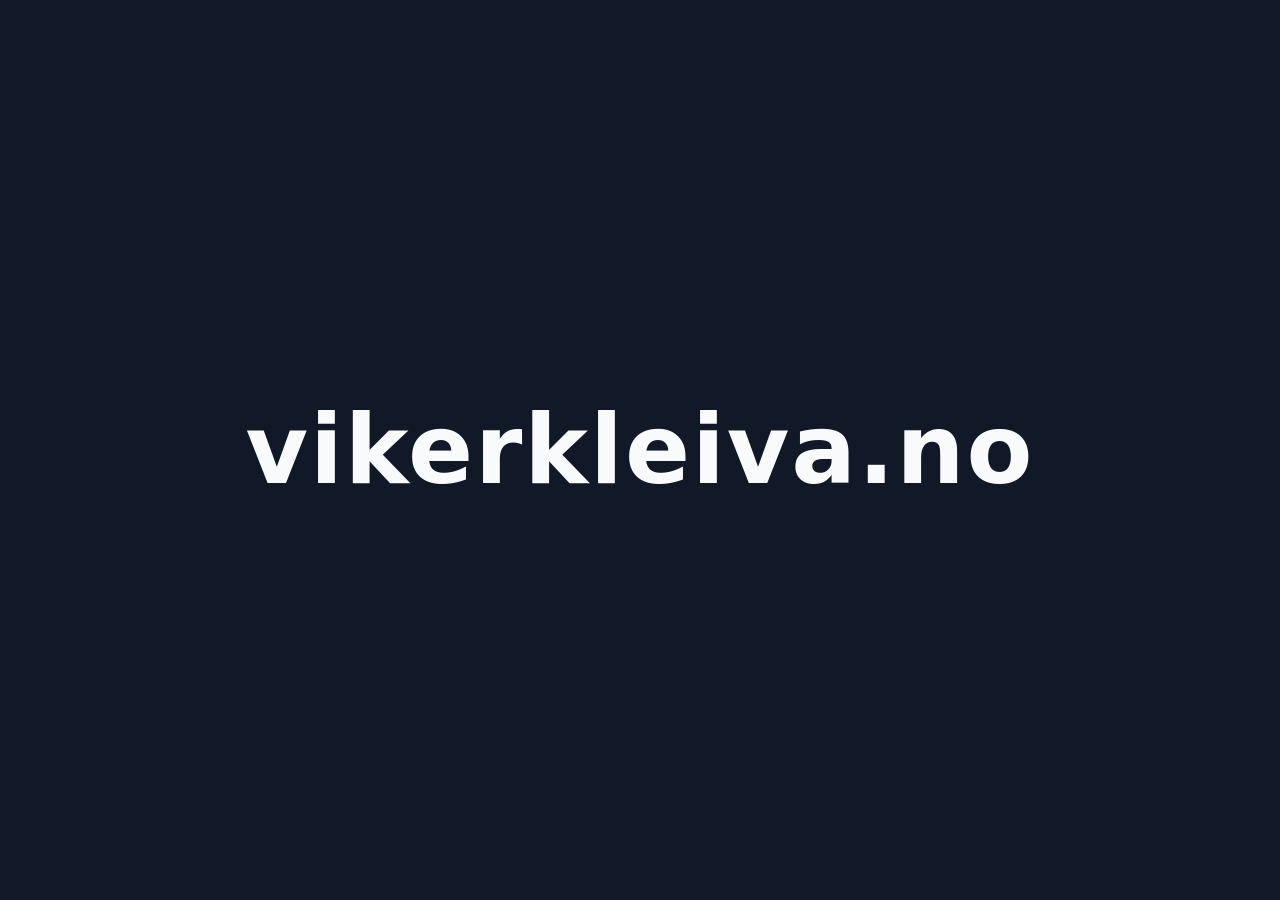
<file: index.html>
<!doctype html>
<html lang="no">
<head>
  <meta charset="utf-8">
  <meta name="viewport" content="width=device-width, initial-scale=1">
  <title>vikerkleiva.no</title>
  <style>
    html,body{height:100%;margin:0}
    body{
      display:grid;
      place-items:center;
      background:#111827;
      color:#f9fafb;
      font-family:system-ui,-apple-system,BlinkMacSystemFont,"Segoe UI",sans-serif
    }
    h1{
      font-size:clamp(2.5rem,8vw,6rem);
      font-weight:600;
      letter-spacing:.02em;
      margin:0
    }
  </style>
</head>
<body>
  <h1>vikerkleiva.no</h1>
</body>
</html>
</file>
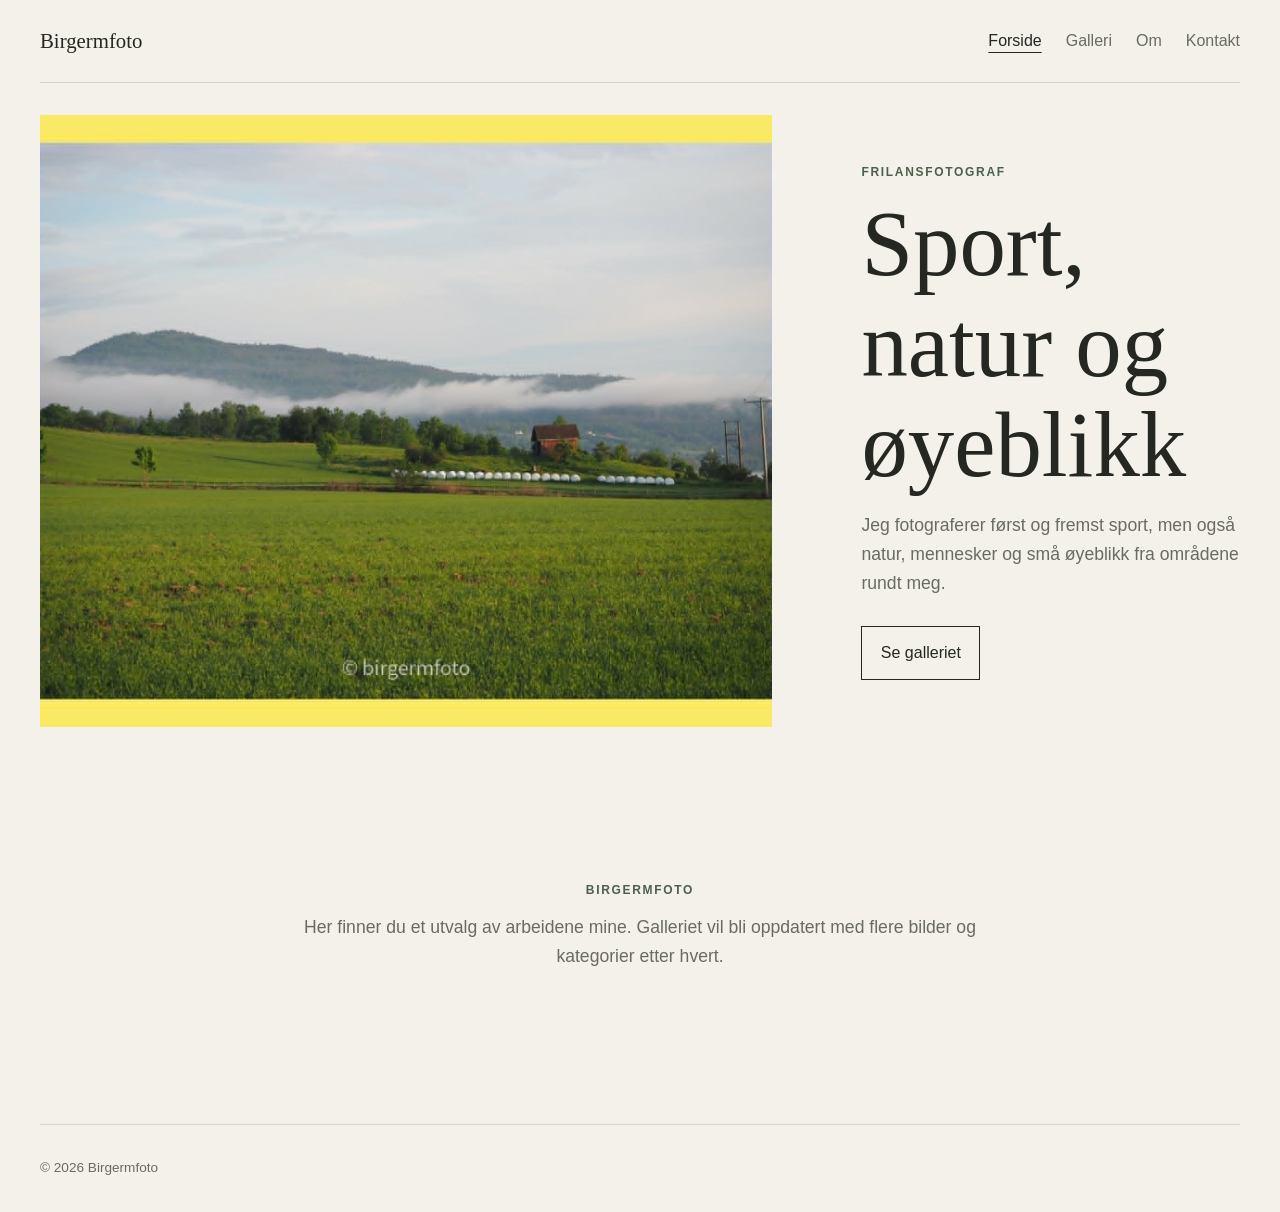
<file: birgermfoto/index.html>
<!doctype html>
<html lang="no">
<head>
  <meta charset="utf-8">
  <meta name="viewport" content="width=device-width, initial-scale=1">
  <meta name="description" content="Frilansfotograf med hovedvekt på sport, natur og lokale øyeblikk.">
  <title>Birgermfoto</title>
  <link rel="stylesheet" href="css/style.css">
  <script src="js/main.js" defer></script>
</head>
<body>
  <a class="skip-link" href="#innhold">Hopp til innhold</a>

  <header class="site-header">
    <a class="logo" href="index.html">Birgermfoto</a>
    <nav aria-label="Hovedmeny">
      <ul class="nav-list">
        <li><a href="index.html" aria-current="page">Forside</a></li>
        <li><a href="galleri/">Galleri</a></li>
        <li><a href="om/">Om</a></li>
        <li><a href="kontakt/">Kontakt</a></li>
      </ul>
    </nav>
  </header>

  <main id="innhold">
    <section class="hero">
      <img
        class="hero-image"
        src="bilder/forside/landskap-viker.jpg"
        alt="Grønne jorder og et tåkelagt skogholt ved Viker"
        width="1760"
        height="1320"
      >
      <div class="hero-text">
        <p class="eyebrow">Frilansfotograf</p>
        <h1>Sport, natur og øyeblikk</h1>
        <p>
          Jeg fotograferer først og fremst sport, men også natur, mennesker og
          små øyeblikk fra områdene rundt meg.
        </p>
        <a class="button" href="galleri/">Se galleriet</a>
      </div>
    </section>

    <section class="intro">
      <p class="eyebrow">Birgermfoto</p>
      <p>
        Her finner du et utvalg av arbeidene mine. Galleriet vil bli oppdatert
        med flere bilder og kategorier etter hvert.
      </p>
    </section>
  </main>

  <footer class="site-footer">
    <p>&copy; <span data-year>2026</span> Birgermfoto</p>
  </footer>
</body>
</html>
</file>
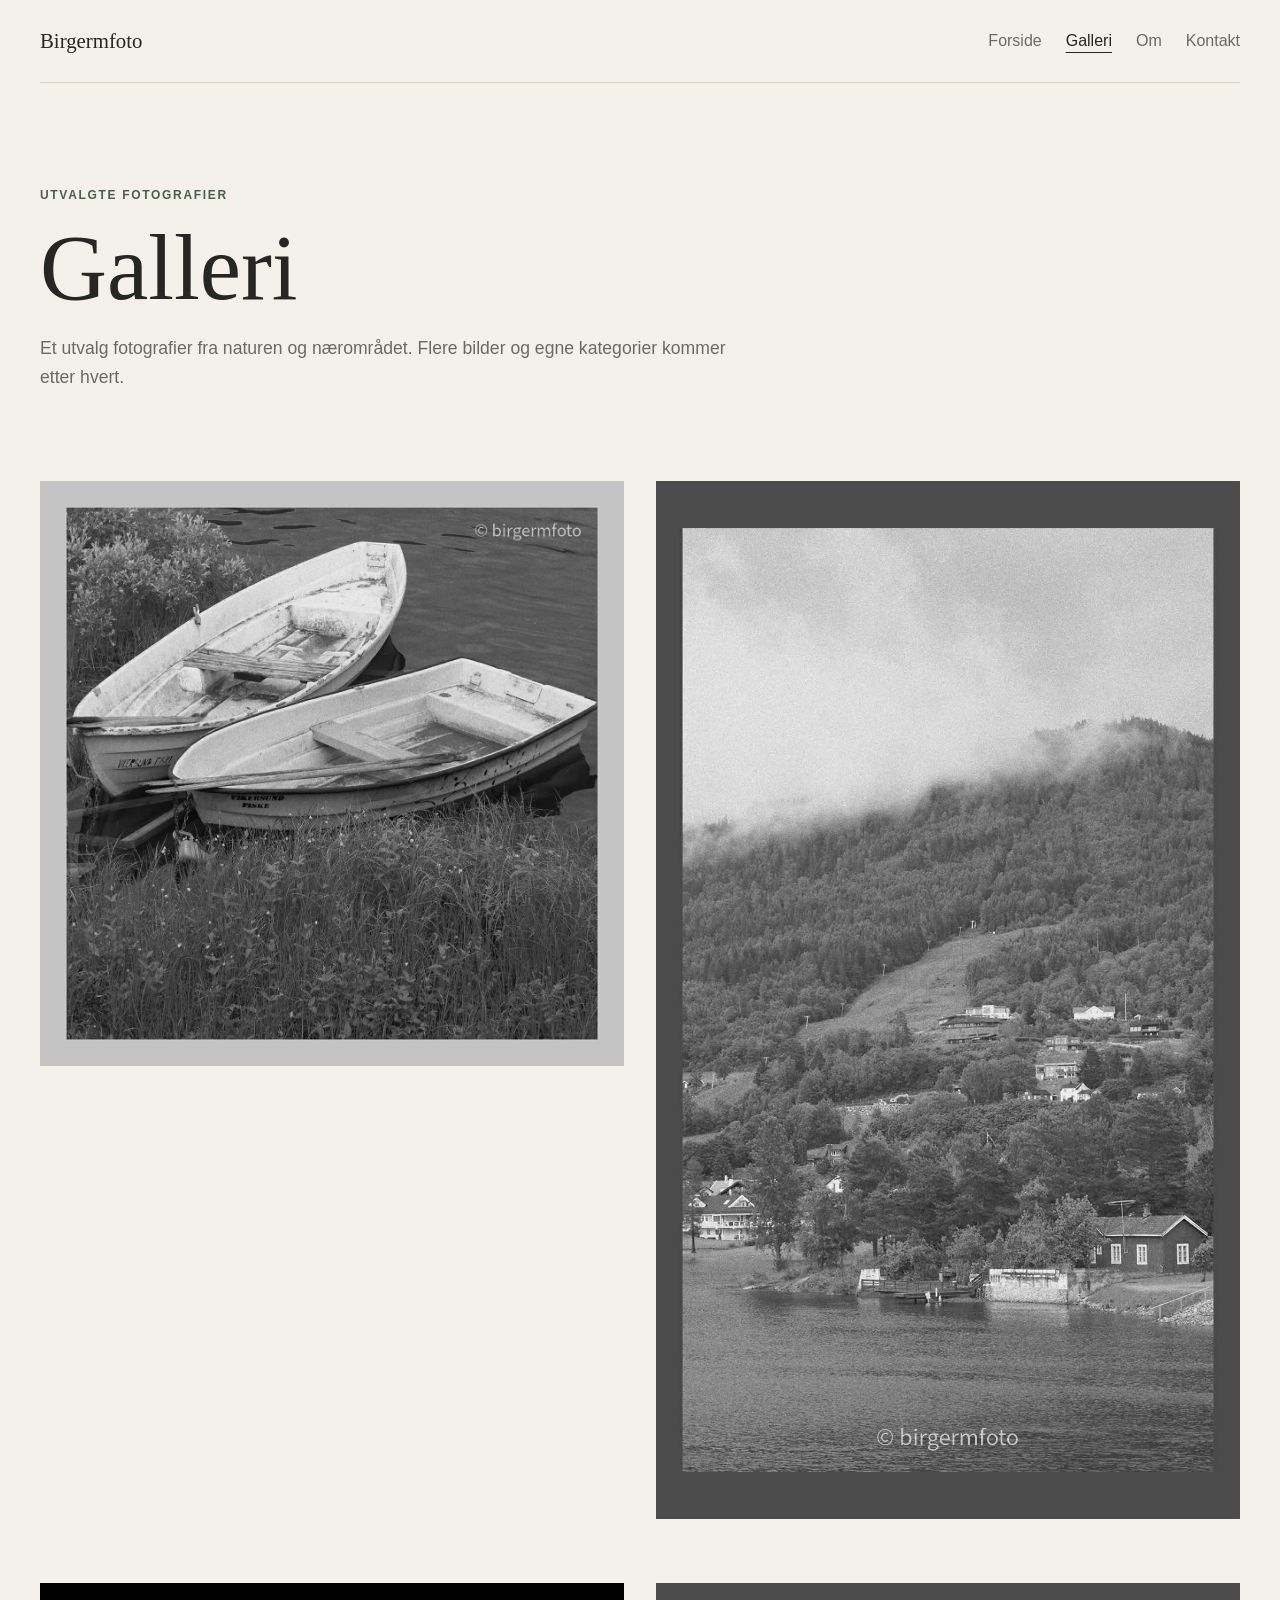
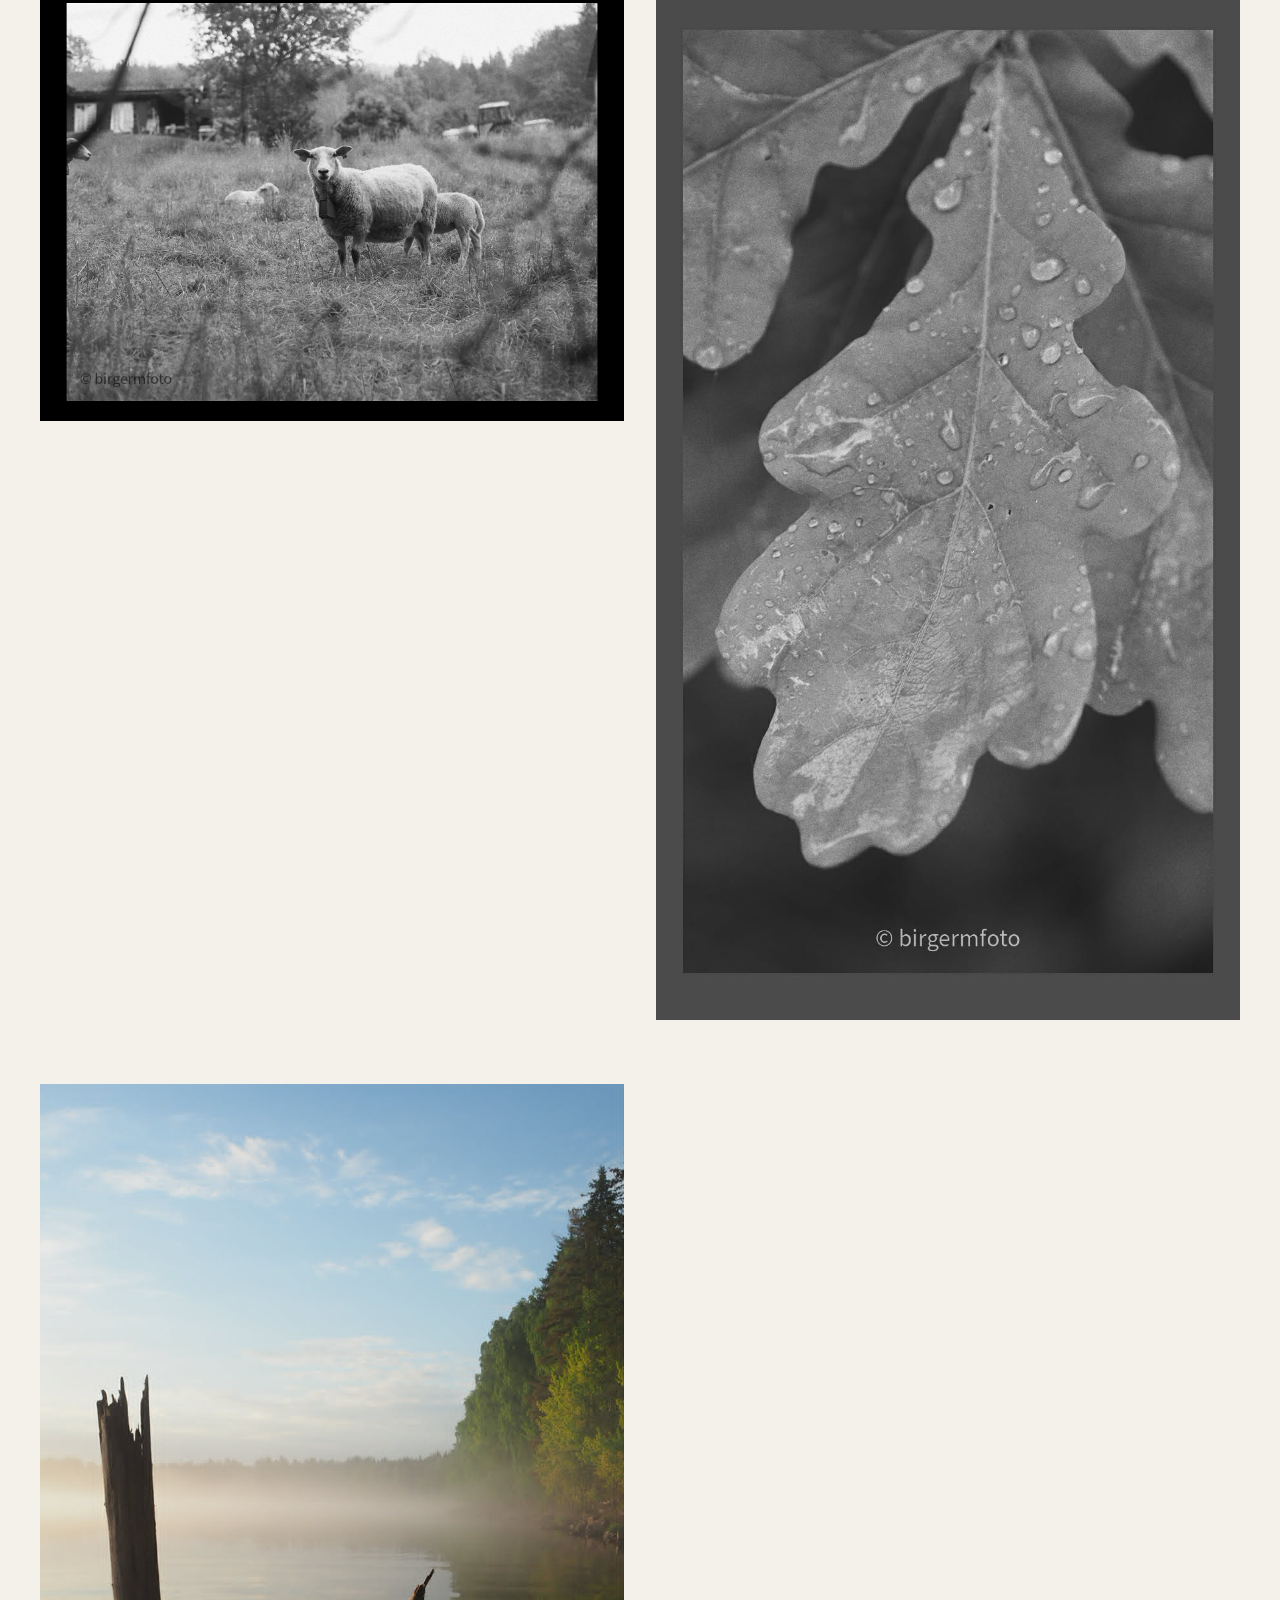
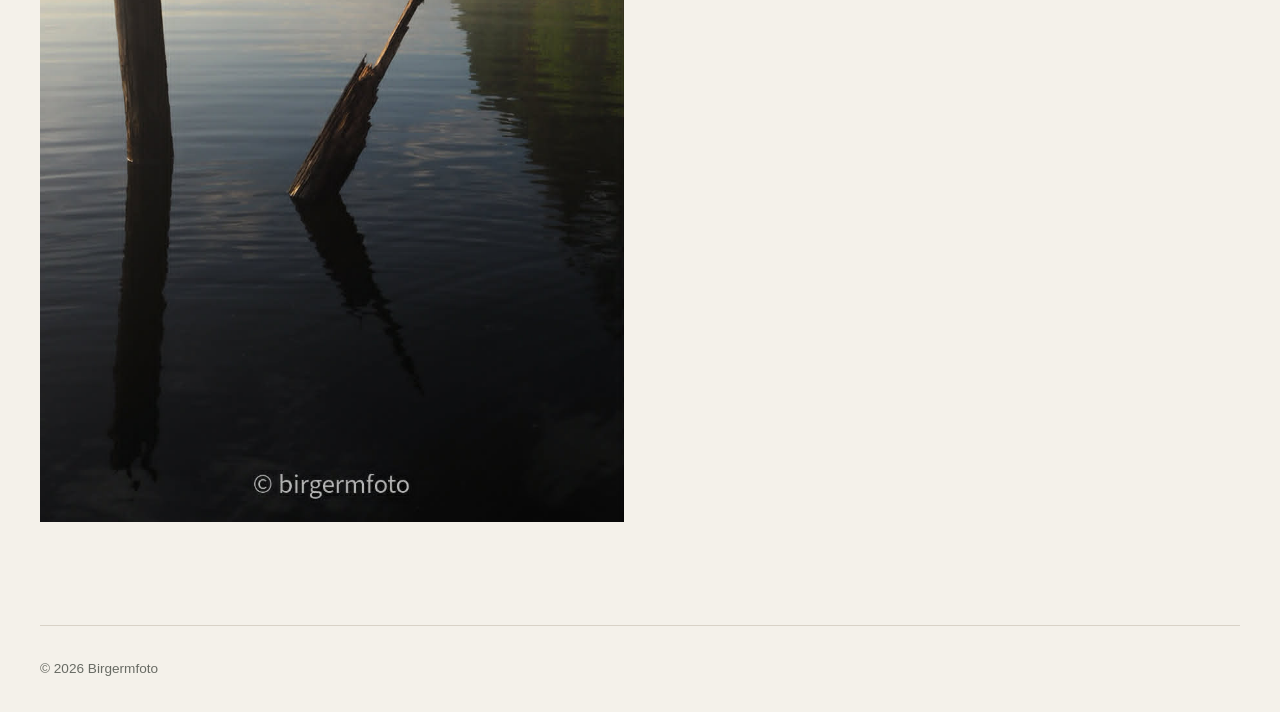
<file: galleri/index.html>
<!doctype html>
<html lang="no">
<head>
  <meta charset="utf-8">
  <meta name="viewport" content="width=device-width, initial-scale=1">
  <meta name="description" content="Fotogalleri fra Birgermfoto.">
  <title>Galleri | Birgermfoto</title>
  <link rel="stylesheet" href="../css/style.css">
  <script src="../js/main.js" defer></script>
</head>
<body>
  <a class="skip-link" href="#innhold">Hopp til innhold</a>

  <header class="site-header">
    <a class="logo" href="../">Birgermfoto</a>
    <nav aria-label="Hovedmeny">
      <ul class="nav-list">
        <li><a href="../">Forside</a></li>
        <li><a href="./" aria-current="page">Galleri</a></li>
        <li><a href="../om/">Om</a></li>
        <li><a href="../kontakt/">Kontakt</a></li>
      </ul>
    </nav>
  </header>

  <main id="innhold" class="page">
    <header class="page-header">
      <p class="eyebrow">Utvalgte fotografier</p>
      <h1>Galleri</h1>
      <p>
        Et utvalg fotografier fra naturen og nærområdet. Flere bilder og egne
        kategorier kommer etter hvert.
      </p>
    </header>

    <section class="gallery" aria-label="Fotogalleri">
      <figure class="gallery-item">
        <img
          src="../bilder/galleri/bater-vikersund.jpg"
          alt="To eldre robåter fortøyd ved vannkanten"
          width="1319"
          height="1320"
          loading="lazy"
        >
      </figure>
      <figure class="gallery-item">
        <img
          src="../bilder/galleri/utsikt-vikersund.jpg"
          alt="Utsikt over Vikersund og en tåkekledd åsside"
          width="990"
          height="1759"
          loading="lazy"
        >
      </figure>
      <figure class="gallery-item">
        <img
          src="../bilder/galleri/sauer-pa-beite.jpg"
          alt="Søye og lam på et sommerbeite"
          width="1760"
          height="1320"
          loading="lazy"
        >
      </figure>
      <figure class="gallery-item">
        <img
          src="../bilder/galleri/eikeblad-med-regn.jpg"
          alt="Regndråper på et eikeblad i svart-hvitt"
          width="959"
          height="1703"
          loading="lazy"
        >
      </figure>
      <figure class="gallery-item">
        <img
          src="../bilder/galleri/morgentake-over-vannet.jpg"
          alt="Morgentåke over stille vann med gamle trepåler"
          width="900"
          height="1600"
          loading="lazy"
        >
      </figure>
    </section>
  </main>

  <footer class="site-footer">
    <p>&copy; <span data-year>2026</span> Birgermfoto</p>
  </footer>
</body>
</html>
</file>
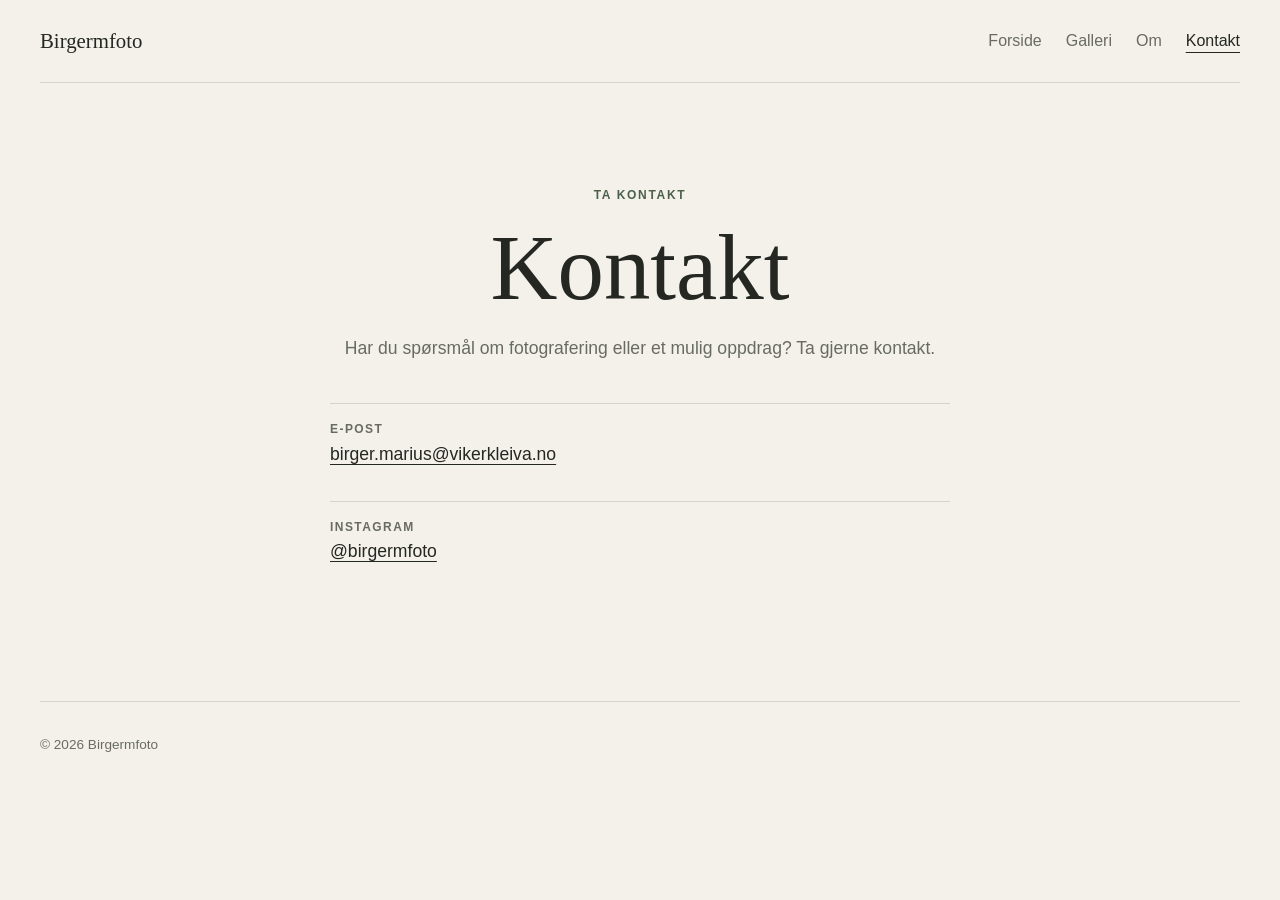
<file: kontakt/index.html>
<!doctype html>
<html lang="no">
<head>
  <meta charset="utf-8">
  <meta name="viewport" content="width=device-width, initial-scale=1">
  <meta name="description" content="Kontakt Birgermfoto på e-post eller Instagram.">
  <title>Kontakt | Birgermfoto</title>
  <link rel="stylesheet" href="../css/style.css">
  <script src="../js/main.js" defer></script>
</head>
<body>
  <a class="skip-link" href="#innhold">Hopp til innhold</a>

  <header class="site-header">
    <a class="logo" href="../">Birgermfoto</a>
    <nav aria-label="Hovedmeny">
      <ul class="nav-list">
        <li><a href="../">Forside</a></li>
        <li><a href="../galleri/">Galleri</a></li>
        <li><a href="../om/">Om</a></li>
        <li><a href="./" aria-current="page">Kontakt</a></li>
      </ul>
    </nav>
  </header>

  <main id="innhold" class="page">
    <article class="contact-card">
      <p class="eyebrow">Ta kontakt</p>
      <h1>Kontakt</h1>
      <p>
        Har du spørsmål om fotografering eller et mulig oppdrag? Ta gjerne
        kontakt.
      </p>
      <ul class="contact-list">
        <li>
          <span>E-post</span>
          <a href="mailto:birger.marius@vikerkleiva.no">birger.marius@vikerkleiva.no</a>
        </li>
        <li>
          <span>Instagram</span>
          <a href="https://www.instagram.com/birgermfoto/">@birgermfoto</a>
        </li>
      </ul>
    </article>
  </main>

  <footer class="site-footer">
    <p>&copy; <span data-year>2026</span> Birgermfoto</p>
  </footer>
</body>
</html>
</file>
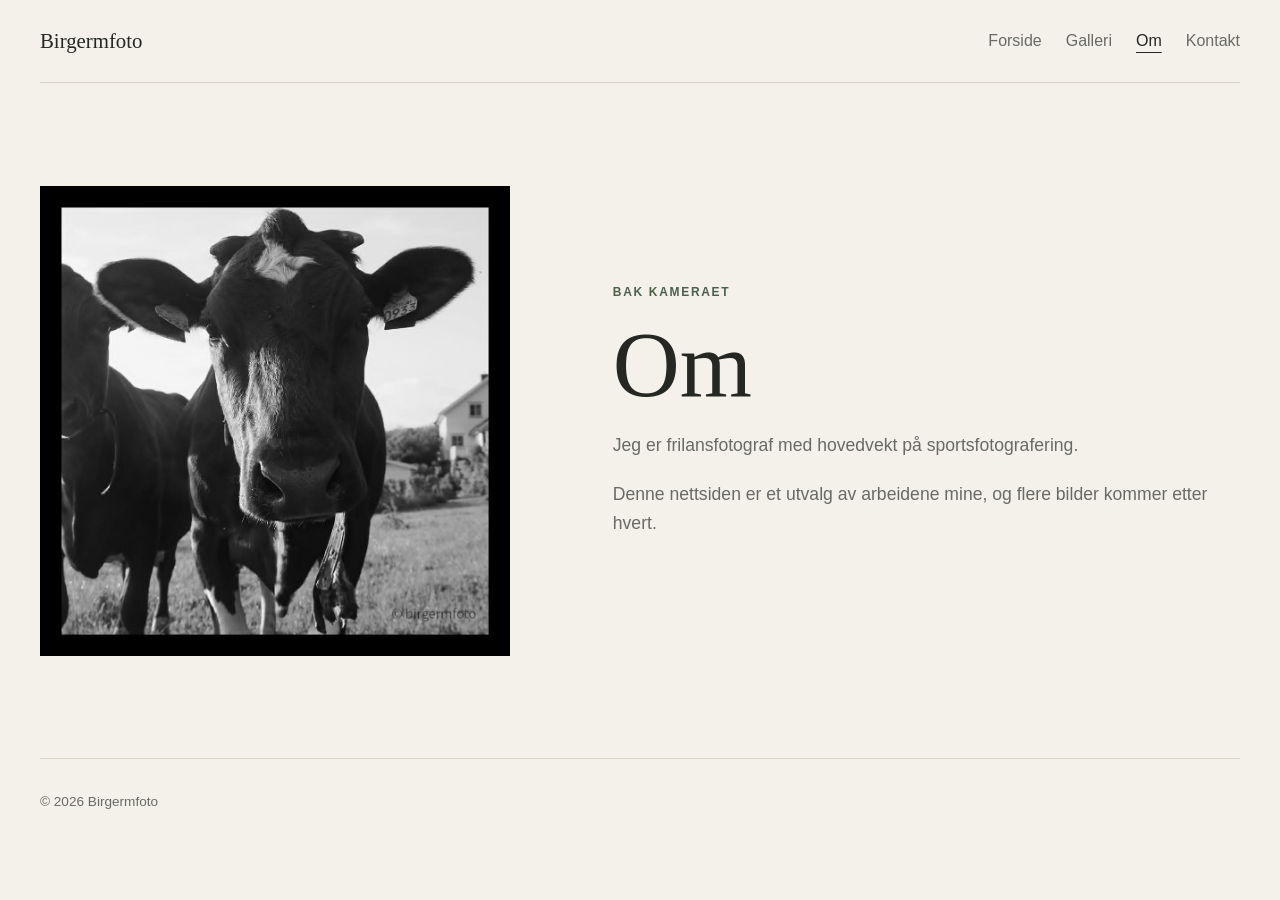
<file: om/index.html>
<!doctype html>
<html lang="no">
<head>
  <meta charset="utf-8">
  <meta name="viewport" content="width=device-width, initial-scale=1">
  <meta name="description" content="Om frilansfotografen bak Birgermfoto.">
  <title>Om | Birgermfoto</title>
  <link rel="stylesheet" href="../css/style.css">
  <script src="../js/main.js" defer></script>
</head>
<body>
  <a class="skip-link" href="#innhold">Hopp til innhold</a>

  <header class="site-header">
    <a class="logo" href="../">Birgermfoto</a>
    <nav aria-label="Hovedmeny">
      <ul class="nav-list">
        <li><a href="../">Forside</a></li>
        <li><a href="../galleri/">Galleri</a></li>
        <li><a href="./" aria-current="page">Om</a></li>
        <li><a href="../kontakt/">Kontakt</a></li>
      </ul>
    </nav>
  </header>

  <main id="innhold" class="page">
    <article class="text-page">
      <img
        class="profile-image"
        src="../bilder/profil/ku-pa-beite.jpg"
        alt="Nysgjerrig ku på beite"
        width="1051"
        height="1051"
        loading="lazy"
      >
      <div>
        <p class="eyebrow">Bak kameraet</p>
        <h1>Om</h1>
        <p>
          Jeg er frilansfotograf med hovedvekt på sportsfotografering.
        </p>
        <p>
          Denne nettsiden er et utvalg av arbeidene mine, og flere bilder kommer
          etter hvert.
        </p>
      </div>
    </article>
  </main>

  <footer class="site-footer">
    <p>&copy; <span data-year>2026</span> Birgermfoto</p>
  </footer>
</body>
</html>
</file>
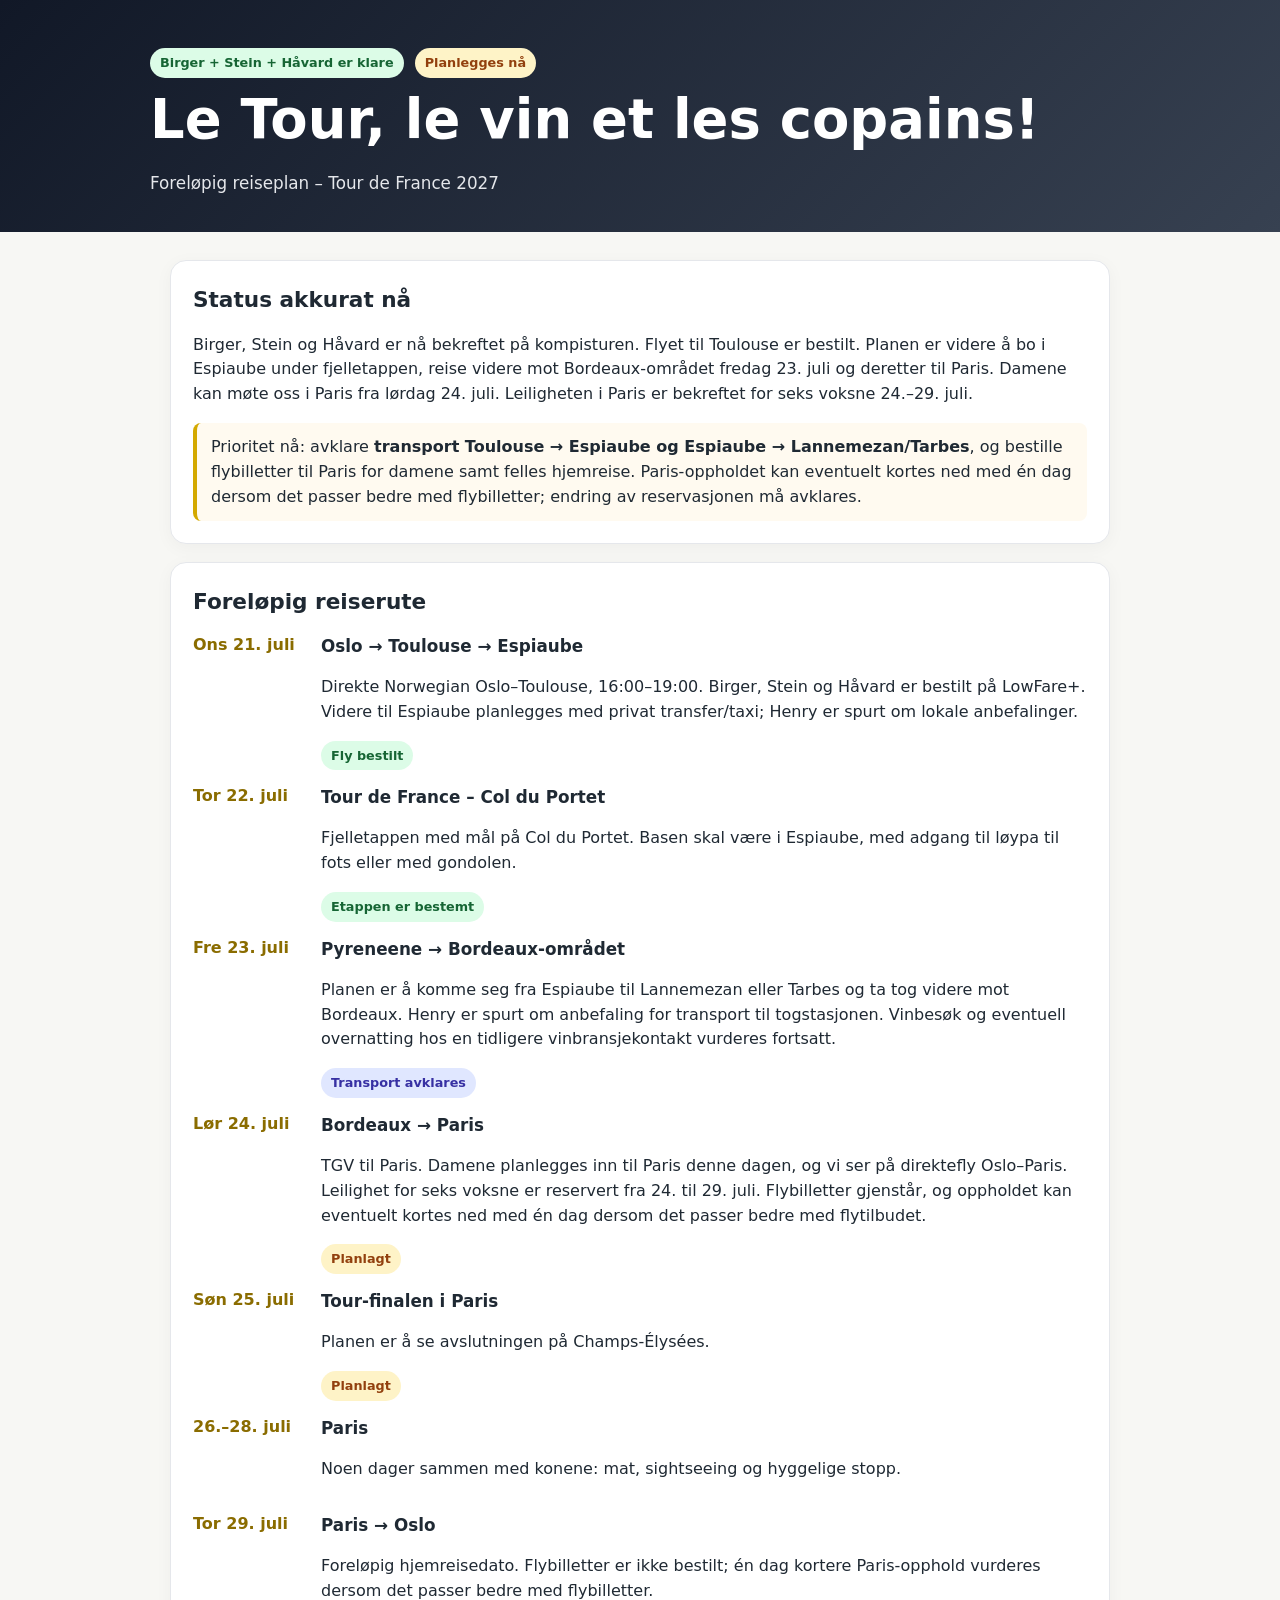
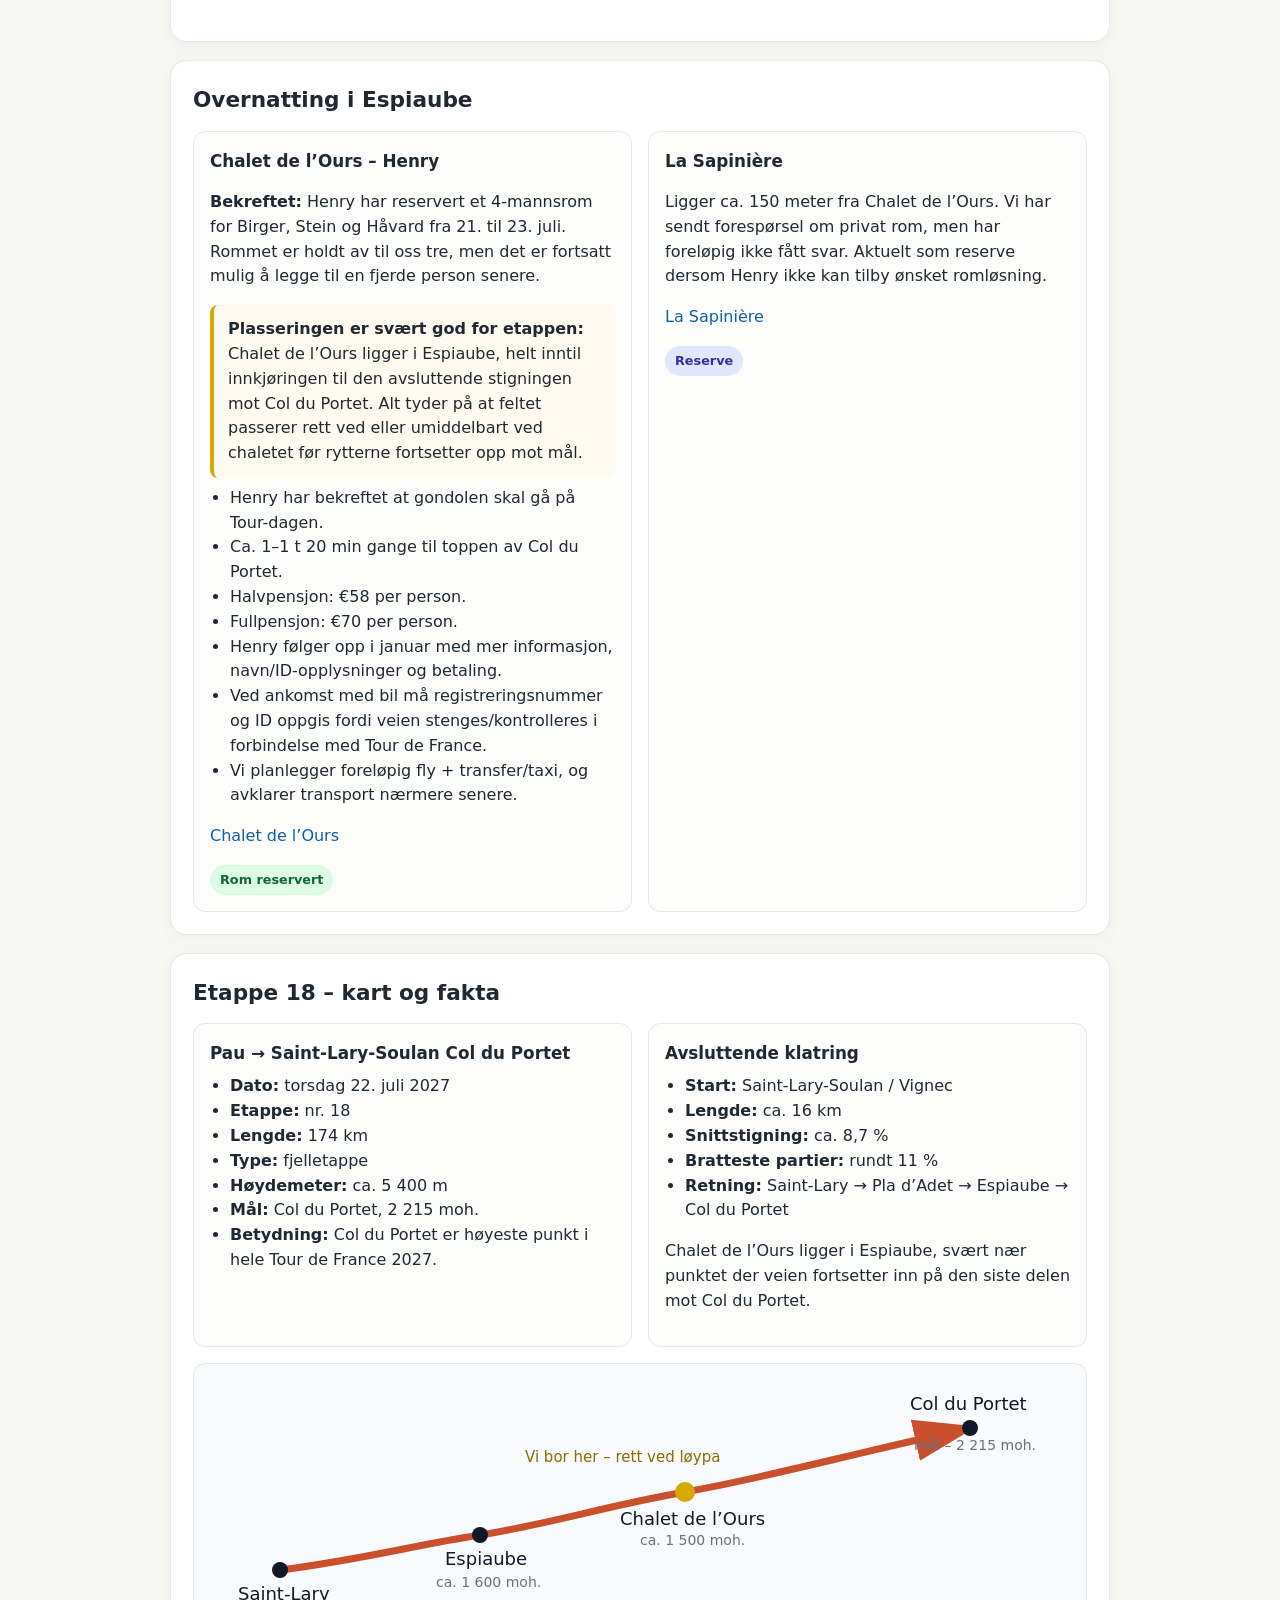
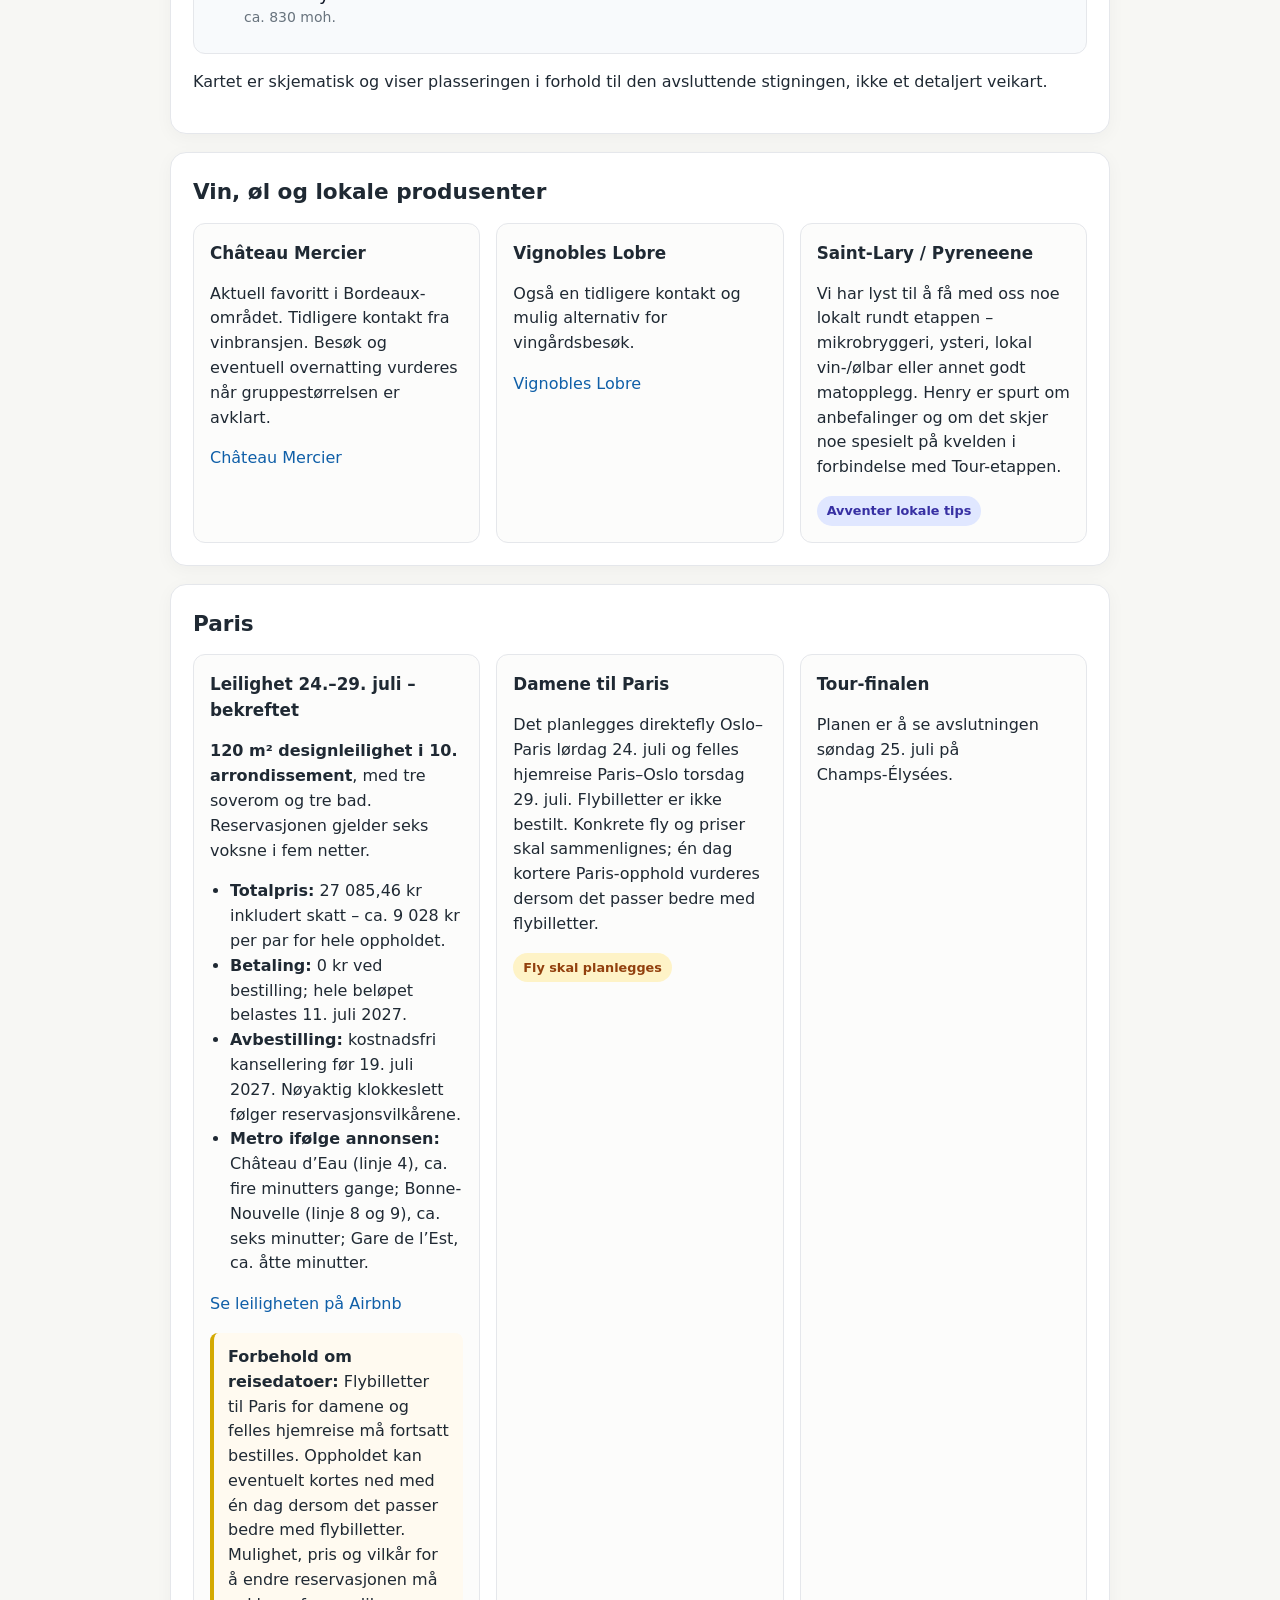
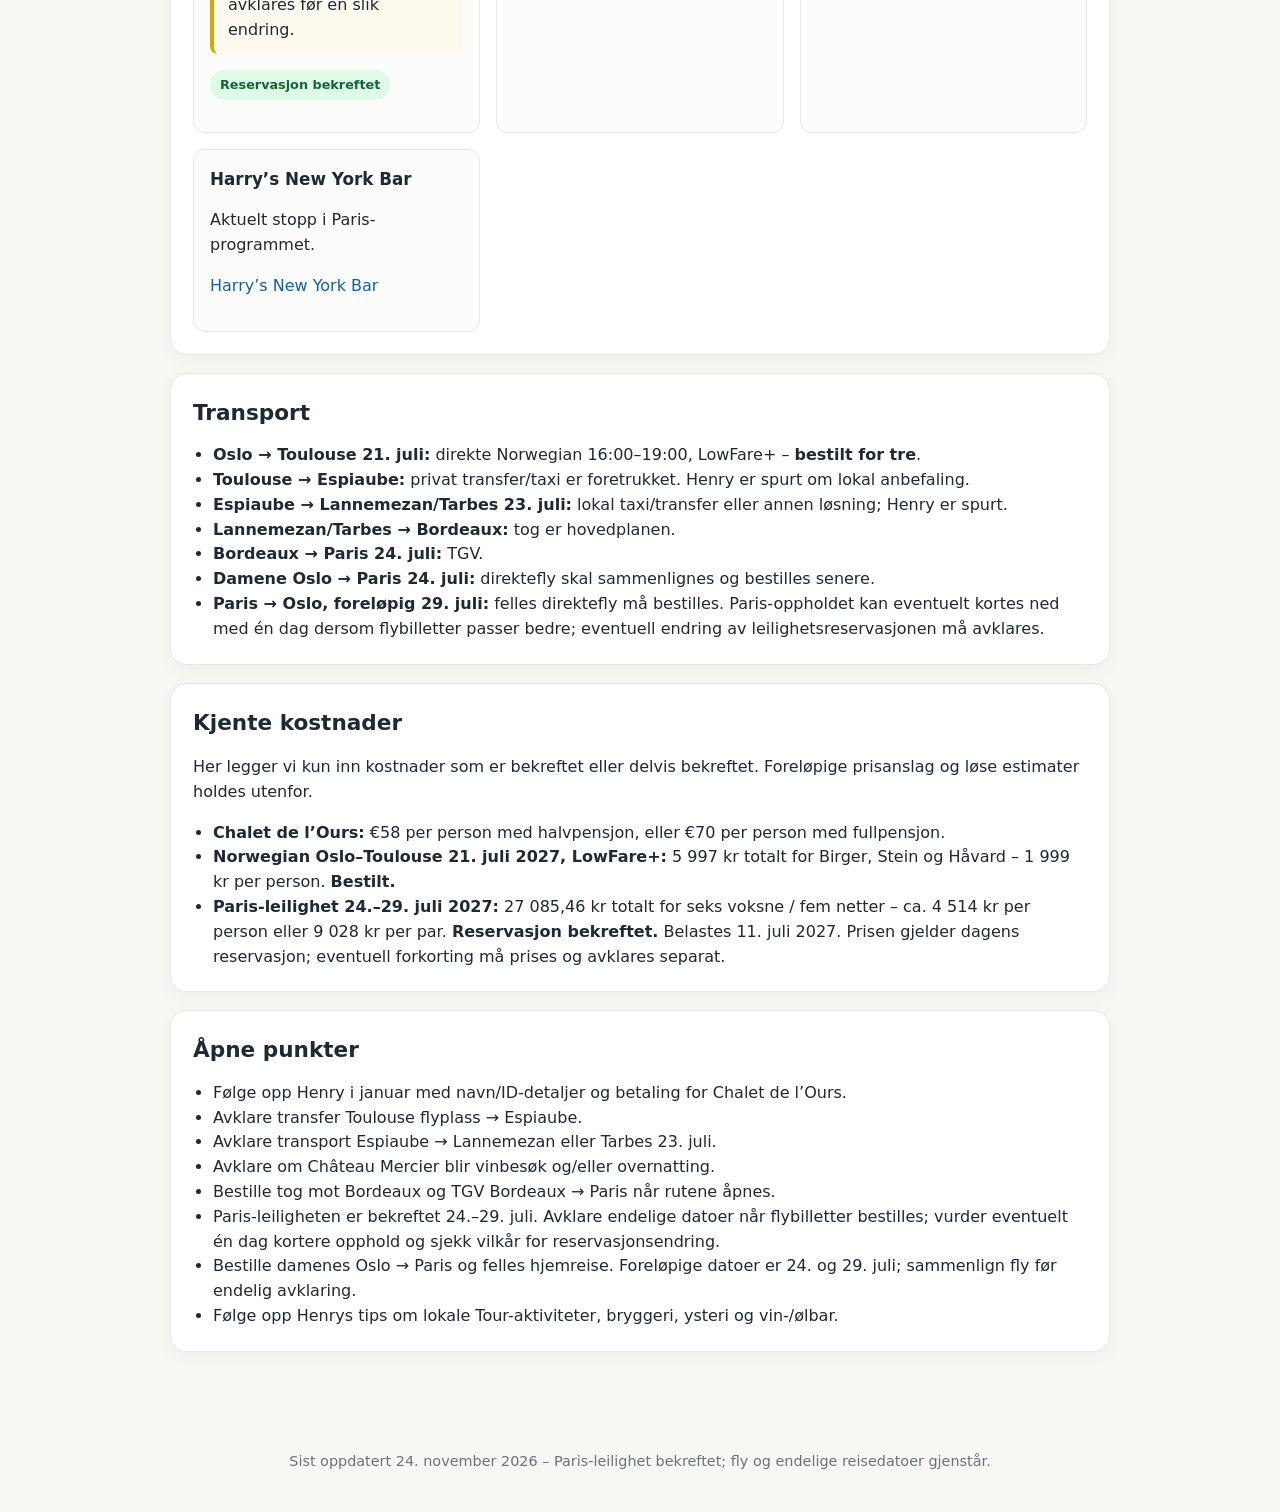
<file: tour/index.html>
<!doctype html>
<html lang="no">
<head>
<meta charset="utf-8">
<meta name="viewport" content="width=device-width, initial-scale=1">
<title>Tour de France 2027 – reiseplan</title>
<style>
:root{--bg:#f7f7f4;--card:#fff;--text:#1f2933;--muted:#68737d;--accent:#d4a900;--accent-dark:#8a6c00;--border:#e5e7eb}
*{box-sizing:border-box}
body{margin:0;font-family:system-ui,-apple-system,BlinkMacSystemFont,"Segoe UI",sans-serif;background:var(--bg);color:var(--text);line-height:1.55}
header{background:linear-gradient(135deg,#111827,#374151);color:#fff;padding:48px 20px 36px}
.wrap{max-width:980px;margin:0 auto}
h1{margin:0 0 8px;font-size:clamp(2rem,5vw,3.4rem)}
.subtitle{color:#e5e7eb;font-size:1.05rem}
.badge{display:inline-block;padding:5px 10px;border-radius:999px;font-size:.8rem;font-weight:700;margin-right:6px}
.confirmed{background:#dcfce7;color:#166534}
.planned{background:#fef3c7;color:#92400e}
.open{background:#e0e7ff;color:#3730a3}
main{padding:28px 20px 56px}
.card{background:var(--card);border:1px solid var(--border);border-radius:16px;padding:22px;margin-bottom:18px;box-shadow:0 4px 18px rgba(0,0,0,.04)}
h2{margin:0 0 14px;font-size:1.35rem}
h3{margin:0 0 6px;font-size:1.05rem}
.timeline{display:grid;grid-template-columns:110px 1fr;gap:14px 18px}
.date{font-weight:800;color:var(--accent-dark)}
a{color:#0f5fa8;text-decoration:none}
a:hover{text-decoration:underline}
ul{margin:8px 0 0;padding-left:20px}
.grid{display:grid;grid-template-columns:repeat(auto-fit,minmax(260px,1fr));gap:16px}
.place{border:1px solid var(--border);border-radius:12px;padding:16px;background:#fcfcfb}
footer{padding:24px 20px 40px;color:var(--muted);text-align:center;font-size:.9rem}
.note{border-left:4px solid var(--accent);background:#fffaf0;padding:12px 14px;border-radius:8px}
@media(max-width:640px){.timeline{grid-template-columns:1fr}.date{margin-top:8px}}
</style>
</head>
<body>
<header>
<div class="wrap">
  <div class="badge confirmed">Birger + Stein + Håvard er klare</div>
  <div class="badge planned">Planlegges nå</div>
  <h1>Le Tour, le vin et les copains!</h1>
  <div class="subtitle">Foreløpig reiseplan – Tour de France 2027</div>
</div>
</header>
<main class="wrap">

<section class="card">
<h2>Status akkurat nå</h2>
<p>Birger, Stein og Håvard er nå bekreftet på kompisturen. Flyet til Toulouse er bestilt. Planen er videre å bo i Espiaube under fjelletappen, reise videre mot Bordeaux-området fredag 23. juli og deretter til Paris. Damene kan møte oss i Paris fra lørdag 24. juli. Leiligheten i Paris er bekreftet for seks voksne 24.–29. juli.</p>
<div class="note">Prioritet nå: avklare <strong>transport Toulouse → Espiaube og Espiaube → Lannemezan/Tarbes</strong>, og bestille flybilletter til Paris for damene samt felles hjemreise. Paris-oppholdet kan eventuelt kortes ned med én dag dersom det passer bedre med flybilletter; endring av reservasjonen må avklares.</div>
</section>

<section class="card">
<h2>Foreløpig reiserute</h2>
<div class="timeline">
<div class="date">Ons 21. juli</div>
<div><h3>Oslo → Toulouse → Espiaube</h3><p>Direkte Norwegian Oslo–Toulouse, 16:00–19:00. Birger, Stein og Håvard er bestilt på LowFare+. Videre til Espiaube planlegges med privat transfer/taxi; Henry er spurt om lokale anbefalinger.</p><span class="badge confirmed">Fly bestilt</span></div>

<div class="date">Tor 22. juli</div>
<div><h3>Tour de France – Col du Portet</h3><p>Fjelletappen med mål på Col du Portet. Basen skal være i Espiaube, med adgang til løypa til fots eller med gondolen.</p><span class="badge confirmed">Etappen er bestemt</span></div>

<div class="date">Fre 23. juli</div>
<div><h3>Pyreneene → Bordeaux-området</h3><p>Planen er å komme seg fra Espiaube til Lannemezan eller Tarbes og ta tog videre mot Bordeaux. Henry er spurt om anbefaling for transport til togstasjonen. Vinbesøk og eventuell overnatting hos en tidligere vinbransjekontakt vurderes fortsatt.</p><span class="badge open">Transport avklares</span></div>

<div class="date">Lør 24. juli</div>
<div><h3>Bordeaux → Paris</h3><p>TGV til Paris. Damene planlegges inn til Paris denne dagen, og vi ser på direktefly Oslo–Paris. Leilighet for seks voksne er reservert fra 24. til 29. juli. Flybilletter gjenstår, og oppholdet kan eventuelt kortes ned med én dag dersom det passer bedre med flytilbudet.</p><span class="badge planned">Planlagt</span></div>

<div class="date">Søn 25. juli</div>
<div><h3>Tour-finalen i Paris</h3><p>Planen er å se avslutningen på Champs-Élysées.</p><span class="badge planned">Planlagt</span></div>

<div class="date">26.–28. juli</div>
<div><h3>Paris</h3><p>Noen dager sammen med konene: mat, sightseeing og hyggelige stopp.</p></div>

<div class="date">Tor 29. juli</div>
<div><h3>Paris → Oslo</h3><p>Foreløpig hjemreisedato. Flybilletter er ikke bestilt; én dag kortere Paris-opphold vurderes dersom det passer bedre med flybilletter.</p></div>
</div>
</section>

<section class="card">
<h2>Overnatting i Espiaube</h2>
<div class="grid">
<div class="place">
<h3>Chalet de l’Ours – Henry</h3>
<p><strong>Bekreftet:</strong> Henry har reservert et 4-mannsrom for Birger, Stein og Håvard fra 21. til 23. juli. Rommet er holdt av til oss tre, men det er fortsatt mulig å legge til en fjerde person senere.</p>
<div class="note"><strong>Plasseringen er svært god for etappen:</strong> Chalet de l’Ours ligger i Espiaube, helt inntil innkjøringen til den avsluttende stigningen mot Col du Portet. Alt tyder på at feltet passerer rett ved eller umiddelbart ved chaletet før rytterne fortsetter opp mot mål.</div>
<ul>
<li>Henry har bekreftet at gondolen skal gå på Tour-dagen.</li>
<li>Ca. 1–1 t 20 min gange til toppen av Col du Portet.</li>
<li>Halvpensjon: €58 per person.</li>
<li>Fullpensjon: €70 per person.</li>
<li>Henry følger opp i januar med mer informasjon, navn/ID-opplysninger og betaling.</li>
<li>Ved ankomst med bil må registreringsnummer og ID oppgis fordi veien stenges/kontrolleres i forbindelse med Tour de France.</li>
<li>Vi planlegger foreløpig fly + transfer/taxi, og avklarer transport nærmere senere.</li>
</ul>
<p><a href="https://www.chaletdelours.fr/" target="_blank" rel="noopener">Chalet de l’Ours</a></p>
<span class="badge confirmed">Rom reservert</span>
</div>
<div class="place">
<h3>La Sapinière</h3>
<p>Ligger ca. 150 meter fra Chalet de l’Ours. Vi har sendt forespørsel om privat rom, men har foreløpig ikke fått svar. Aktuelt som reserve dersom Henry ikke kan tilby ønsket romløsning.</p>
<p><a href="https://www.hotelsaintlary.fr/" target="_blank" rel="noopener">La Sapinière</a></p>
<span class="badge open">Reserve</span>
</div>
</div>
</section>


<section class="card">
<h2>Etappe 18 – kart og fakta</h2>

<div class="grid">
<div class="place">
<h3>Pau → Saint-Lary-Soulan Col du Portet</h3>
<ul>
<li><strong>Dato:</strong> torsdag 22. juli 2027</li>
<li><strong>Etappe:</strong> nr. 18</li>
<li><strong>Lengde:</strong> 174 km</li>
<li><strong>Type:</strong> fjelletappe</li>
<li><strong>Høydemeter:</strong> ca. 5 400 m</li>
<li><strong>Mål:</strong> Col du Portet, 2 215 moh.</li>
<li><strong>Betydning:</strong> Col du Portet er høyeste punkt i hele Tour de France 2027.</li>
</ul>
</div>

<div class="place">
<h3>Avsluttende klatring</h3>
<ul>
<li><strong>Start:</strong> Saint-Lary-Soulan / Vignec</li>
<li><strong>Lengde:</strong> ca. 16 km</li>
<li><strong>Snittstigning:</strong> ca. 8,7 %</li>
<li><strong>Bratteste partier:</strong> rundt 11 %</li>
<li><strong>Retning:</strong> Saint-Lary → Pla d’Adet → Espiaube → Col du Portet</li>
</ul>
<p>Chalet de l’Ours ligger i Espiaube, svært nær punktet der veien fortsetter inn på den siste delen mot Col du Portet.</p>
</div>
</div>

<div style="background:#f8fafc;border:1px solid var(--border);border-radius:12px;padding:16px;margin-top:16px;overflow-x:auto">
<svg viewBox="0 0 860 250" width="100%" role="img" aria-label="Skjematisk kart over Saint-Lary, Espiaube, Chalet de l’Ours og Col du Portet">
  <defs>
    <marker id="arrow" markerWidth="10" markerHeight="10" refX="8" refY="3" orient="auto" markerUnits="strokeWidth">
      <path d="M0,0 L0,6 L9,3 z" fill="#c94f2d"></path>
    </marker>
  </defs>

  <path d="M70 190 C150 180, 205 165, 270 155 S400 125, 475 112 S625 78, 760 48"
        fill="none" stroke="#c94f2d" stroke-width="7" stroke-linecap="round" marker-end="url(#arrow)"></path>

  <circle cx="70" cy="190" r="8" fill="#111827"></circle>
  <circle cx="270" cy="155" r="8" fill="#111827"></circle>
  <circle cx="475" cy="112" r="10" fill="#d4a900"></circle>
  <circle cx="760" cy="48" r="8" fill="#111827"></circle>

  <text x="28" y="220" font-size="18" fill="#111827">Saint-Lary</text>
  <text x="235" y="185" font-size="18" fill="#111827">Espiaube</text>
  <text x="410" y="145" font-size="18" fill="#111827">Chalet de l’Ours</text>
  <text x="700" y="30" font-size="18" fill="#111827">Col du Portet</text>

  <text x="34" y="242" font-size="14" fill="#68737d">ca. 830 moh.</text>
  <text x="226" y="207" font-size="14" fill="#68737d">ca. 1 600 moh.</text>
  <text x="430" y="165" font-size="14" fill="#68737d">ca. 1 500 moh.</text>
  <text x="704" y="70" font-size="14" fill="#68737d">mål – 2 215 moh.</text>

  <text x="315" y="82" font-size="15" fill="#8a6c00">Vi bor her – rett ved løypa</text>
</svg>
</div>

<p class="small">Kartet er skjematisk og viser plasseringen i forhold til den avsluttende stigningen, ikke et detaljert veikart.</p>
</section>

<section class="card">
<h2>Vin, øl og lokale produsenter</h2>
<div class="grid">
<div class="place">
<h3>Château Mercier</h3>
<p>Aktuell favoritt i Bordeaux-området. Tidligere kontakt fra vinbransjen. Besøk og eventuell overnatting vurderes når gruppestørrelsen er avklart.</p>
<p><a href="https://www.chateau-mercier.fr/famille-chety/" target="_blank" rel="noopener">Château Mercier</a></p>
</div>
<div class="place">
<h3>Vignobles Lobre</h3>
<p>Også en tidligere kontakt og mulig alternativ for vingårdsbesøk.</p>
<p><a href="https://vignobles-lobre.com/language/en/contact-us/" target="_blank" rel="noopener">Vignobles Lobre</a></p>
</div>
<div class="place">
<h3>Saint-Lary / Pyreneene</h3>
<p>Vi har lyst til å få med oss noe lokalt rundt etappen – mikrobryggeri, ysteri, lokal vin-/ølbar eller annet godt matopplegg. Henry er spurt om anbefalinger og om det skjer noe spesielt på kvelden i forbindelse med Tour-etappen.</p>
<span class="badge open">Avventer lokale tips</span>
</div>
</div>
</section>

<section class="card">
<h2>Paris</h2>
<div class="grid">
<div class="place">
<h3>Leilighet 24.–29. juli – bekreftet</h3>
<p><strong>120 m² designleilighet i 10. arrondissement</strong>, med tre soverom og tre bad. Reservasjonen gjelder seks voksne i fem netter.</p>
<ul>
<li><strong>Totalpris:</strong> 27 085,46 kr inkludert skatt – ca. 9 028 kr per par for hele oppholdet.</li>
<li><strong>Betaling:</strong> 0 kr ved bestilling; hele beløpet belastes 11. juli 2027.</li>
<li><strong>Avbestilling:</strong> kostnadsfri kansellering før 19. juli 2027. Nøyaktig klokkeslett følger reservasjonsvilkårene.</li>
<li><strong>Metro ifølge annonsen:</strong> Château d’Eau (linje 4), ca. fire minutters gange; Bonne-Nouvelle (linje 8 og 9), ca. seks minutter; Gare de l’Est, ca. åtte minutter.</li>
</ul>
<p><a href="https://www.airbnb.no/rooms/1434583199611701032" target="_blank" rel="noopener">Se leiligheten på Airbnb</a></p>
<div class="note"><strong>Forbehold om reisedatoer:</strong> Flybilletter til Paris for damene og felles hjemreise må fortsatt bestilles. Oppholdet kan eventuelt kortes ned med én dag dersom det passer bedre med flybilletter. Mulighet, pris og vilkår for å endre reservasjonen må avklares før en slik endring.</div>
<p><span class="badge confirmed">Reservasjon bekreftet</span></p>
</div>
<div class="place">
<h3>Damene til Paris</h3>
<p>Det planlegges direktefly Oslo–Paris lørdag 24. juli og felles hjemreise Paris–Oslo torsdag 29. juli. Flybilletter er ikke bestilt. Konkrete fly og priser skal sammenlignes; én dag kortere Paris-opphold vurderes dersom det passer bedre med flybilletter.</p>
<span class="badge planned">Fly skal planlegges</span>
</div>
<div class="place"><h3>Tour-finalen</h3><p>Planen er å se avslutningen søndag 25. juli på Champs-Élysées.</p></div>
<div class="place"><h3>Harry’s New York Bar</h3><p>Aktuelt stopp i Paris-programmet.</p><p><a href="https://www.harrysbar.com/en/#infos" target="_blank" rel="noopener">Harry’s New York Bar</a></p></div>
</div>
</section>

<section class="card">
<h2>Transport</h2>
<ul>
<li><strong>Oslo → Toulouse 21. juli:</strong> direkte Norwegian 16:00–19:00, LowFare+ – <strong>bestilt for tre</strong>.</li>
<li><strong>Toulouse → Espiaube:</strong> privat transfer/taxi er foretrukket. Henry er spurt om lokal anbefaling.</li>
<li><strong>Espiaube → Lannemezan/Tarbes 23. juli:</strong> lokal taxi/transfer eller annen løsning; Henry er spurt.</li>
<li><strong>Lannemezan/Tarbes → Bordeaux:</strong> tog er hovedplanen.</li>
<li><strong>Bordeaux → Paris 24. juli:</strong> TGV.</li>
<li><strong>Damene Oslo → Paris 24. juli:</strong> direktefly skal sammenlignes og bestilles senere.</li>
<li><strong>Paris → Oslo, foreløpig 29. juli:</strong> felles direktefly må bestilles. Paris-oppholdet kan eventuelt kortes ned med én dag dersom flybilletter passer bedre; eventuell endring av leilighetsreservasjonen må avklares.</li>
</ul>
</section>

<section class="card">
<h2>Kjente kostnader</h2>
<p>Her legger vi kun inn kostnader som er bekreftet eller delvis bekreftet. Foreløpige prisanslag og løse estimater holdes utenfor.</p>
<ul>
<li><strong>Chalet de l’Ours:</strong> €58 per person med halvpensjon, eller €70 per person med fullpensjon.</li>
<li><strong>Norwegian Oslo–Toulouse 21. juli 2027, LowFare+:</strong> 5 997 kr totalt for Birger, Stein og Håvard – 1 999 kr per person. <strong>Bestilt.</strong></li>
<li><strong>Paris-leilighet 24.–29. juli 2027:</strong> 27 085,46 kr totalt for seks voksne / fem netter – ca. 4 514 kr per person eller 9 028 kr per par. <strong>Reservasjon bekreftet.</strong> Belastes 11. juli 2027. Prisen gjelder dagens reservasjon; eventuell forkorting må prises og avklares separat.</li>
</ul>
</section>

<section class="card">
<h2>Åpne punkter</h2>
<ul>
<li>Følge opp Henry i januar med navn/ID-detaljer og betaling for Chalet de l’Ours.</li>
<li>Avklare transfer Toulouse flyplass → Espiaube.</li>
<li>Avklare transport Espiaube → Lannemezan eller Tarbes 23. juli.</li>
<li>Avklare om Château Mercier blir vinbesøk og/eller overnatting.</li>
<li>Bestille tog mot Bordeaux og TGV Bordeaux → Paris når rutene åpnes.</li>
<li>Paris-leiligheten er bekreftet 24.–29. juli. Avklare endelige datoer når flybilletter bestilles; vurder eventuelt én dag kortere opphold og sjekk vilkår for reservasjonsendring.</li>
<li>Bestille damenes Oslo → Paris og felles hjemreise. Foreløpige datoer er 24. og 29. juli; sammenlign fly før endelig avklaring.</li>
<li>Følge opp Henrys tips om lokale Tour-aktiviteter, bryggeri, ysteri og vin-/ølbar.</li>
</ul>
</section>

</main>
<footer>Sist oppdatert 24. november 2026 – Paris-leilighet bekreftet; fly og endelige reisedatoer gjenstår.</footer>
</body>
</html>
</file>
<file: birgermfoto/css/style.css>
:root {
  --background: #f4f1ea;
  --surface: #ebe6dc;
  --text: #242722;
  --muted: #686b64;
  --accent: #4b604b;
  --line: #d8d2c7;
  --content-width: 1200px;
}

* {
  box-sizing: border-box;
}

html {
  scroll-behavior: smooth;
}

body {
  margin: 0;
  background: var(--background);
  color: var(--text);
  font-family: Arial, Helvetica, sans-serif;
  font-size: 1rem;
  line-height: 1.65;
}

img {
  display: block;
  max-width: 100%;
}

a {
  color: inherit;
}

h1,
h2 {
  margin: 0 0 1rem;
  font-family: Georgia, "Times New Roman", serif;
  font-weight: 400;
  line-height: 1.08;
}

h1 {
  font-size: clamp(2.7rem, 8vw, 5.8rem);
}

h2 {
  font-size: clamp(2rem, 5vw, 3.6rem);
}

p {
  margin: 0 0 1.25rem;
}

.skip-link {
  position: absolute;
  left: 1rem;
  top: -5rem;
  z-index: 10;
  padding: 0.75rem 1rem;
  background: var(--text);
  color: var(--background);
}

.skip-link:focus {
  top: 1rem;
}

.site-header {
  width: min(calc(100% - 2rem), var(--content-width));
  margin: 0 auto;
  padding: 1.5rem 0;
  display: flex;
  align-items: center;
  justify-content: space-between;
  gap: 2rem;
  border-bottom: 1px solid var(--line);
}

.logo {
  font-family: Georgia, "Times New Roman", serif;
  font-size: 1.3rem;
  text-decoration: none;
  white-space: nowrap;
}

.nav-list {
  display: flex;
  flex-wrap: wrap;
  gap: 0.35rem 1.5rem;
  margin: 0;
  padding: 0;
  list-style: none;
}

.nav-list a {
  color: var(--muted);
  text-decoration: none;
}

.nav-list a:hover,
.nav-list a:focus-visible,
.nav-list a[aria-current="page"] {
  color: var(--text);
  text-decoration: underline;
  text-underline-offset: 0.35rem;
}

.hero {
  width: min(calc(100% - 2rem), var(--content-width));
  margin: 2rem auto 0;
  display: grid;
  grid-template-columns: minmax(0, 1.45fr) minmax(18rem, 0.75fr);
  align-items: center;
  gap: clamp(2rem, 7vw, 7rem);
}

.hero-image {
  width: 100%;
  height: min(68vh, 740px);
  min-height: min(68vh, 740px);
  object-fit: cover;
}

.hero-text {
  padding: 2rem 0;
}

.hero-text > p:not(.eyebrow) {
  max-width: 34rem;
  color: var(--muted);
  font-size: 1.1rem;
}

.eyebrow {
  margin-bottom: 0.75rem;
  color: var(--accent);
  font-size: 0.75rem;
  font-weight: 700;
  letter-spacing: 0.14em;
  text-transform: uppercase;
}

.button {
  display: inline-block;
  margin-top: 0.5rem;
  padding: 0.8rem 1.15rem;
  border: 1px solid var(--text);
  text-decoration: none;
}

.button:hover,
.button:focus-visible {
  background: var(--text);
  color: var(--background);
}

.intro {
  width: min(calc(100% - 2rem), 720px);
  margin: clamp(5rem, 12vw, 10rem) auto;
  text-align: center;
}

.intro > p:last-child {
  color: var(--muted);
  font-size: 1.1rem;
}

.page {
  width: min(calc(100% - 2rem), var(--content-width));
  min-height: 65vh;
  margin: 0 auto;
  padding: clamp(4rem, 8vw, 8rem) 0;
}

.page-header {
  max-width: 720px;
  margin-bottom: clamp(3rem, 7vw, 6rem);
}

.page-header > p:last-child {
  color: var(--muted);
  font-size: 1.1rem;
}

.gallery {
  display: grid;
  grid-template-columns: repeat(2, minmax(0, 1fr));
  gap: clamp(2rem, 5vw, 5rem) clamp(1rem, 3vw, 2rem);
  align-items: start;
}

.gallery-item {
  margin: 0;
}

.gallery-item img {
  width: 100%;
  height: auto;
  background: var(--surface);
}

.placeholder {
  display: grid;
  place-items: center;
  min-height: 360px;
  overflow: hidden;
  background:
    linear-gradient(145deg, rgb(255 255 255 / 20%), transparent),
    var(--surface);
  color: var(--muted);
}

.placeholder span {
  padding: 1rem;
  border: 1px solid var(--line);
  font-size: 0.8rem;
  letter-spacing: 0.08em;
  text-transform: uppercase;
}

.placeholder.portrait {
  aspect-ratio: 4 / 5;
  min-height: 0;
}

.placeholder.square {
  aspect-ratio: 1;
  min-height: 0;
}

.placeholder.landscape {
  aspect-ratio: 3 / 2;
  min-height: 0;
}

figcaption {
  padding-top: 0.75rem;
  color: var(--muted);
  font-size: 0.88rem;
}

.text-page {
  display: grid;
  grid-template-columns: minmax(260px, 0.75fr) minmax(0, 1fr);
  gap: clamp(2rem, 8vw, 8rem);
  align-items: center;
}

.profile-image {
  width: 100%;
  height: auto;
  background: var(--surface);
}

.text-page > div:last-child,
.contact-card {
  max-width: 620px;
}

.text-page p:not(.eyebrow),
.contact-card p:not(.eyebrow) {
  color: var(--muted);
  font-size: 1.1rem;
}

.contact-card {
  margin: 0 auto;
  text-align: center;
}

.contact-list {
  display: grid;
  gap: 1rem;
  margin-top: 2.5rem;
  padding: 0;
  list-style: none;
  text-align: left;
}

.contact-list li {
  padding: 1rem 0;
  border-top: 1px solid var(--line);
}

.contact-list span {
  display: block;
  color: var(--muted);
  font-size: 0.75rem;
  font-weight: 700;
  letter-spacing: 0.12em;
  text-transform: uppercase;
}

.contact-list a {
  overflow-wrap: anywhere;
  font-size: 1.1rem;
  text-underline-offset: 0.25rem;
}

.site-footer {
  width: min(calc(100% - 2rem), var(--content-width));
  margin: 0 auto;
  padding: 2rem 0;
  border-top: 1px solid var(--line);
  color: var(--muted);
  font-size: 0.85rem;
}

.site-footer p {
  margin: 0;
}

@media (max-width: 760px) {
  .site-header {
    align-items: flex-start;
    flex-direction: column;
    gap: 0.75rem;
  }

  .nav-list {
    gap: 0.35rem 1rem;
  }

  .hero {
    grid-template-columns: 1fr;
    gap: 1rem;
  }

  .hero-image {
    height: 55vh;
    min-height: 55vh;
  }

  .hero-text {
    padding-bottom: 1rem;
  }

  .gallery {
    grid-template-columns: 1fr;
  }

  .text-page {
    grid-template-columns: 1fr;
  }

  .profile-image {
    max-width: 520px;
  }
}

@media (prefers-reduced-motion: reduce) {
  html {
    scroll-behavior: auto;
  }
}
</file>
<file: css/style.css>
:root {
  --background: #f4f1ea;
  --surface: #ebe6dc;
  --text: #242722;
  --muted: #686b64;
  --accent: #4b604b;
  --line: #d8d2c7;
  --content-width: 1200px;
}

* {
  box-sizing: border-box;
}

html {
  scroll-behavior: smooth;
}

body {
  margin: 0;
  background: var(--background);
  color: var(--text);
  font-family: Arial, Helvetica, sans-serif;
  font-size: 1rem;
  line-height: 1.65;
}

img {
  display: block;
  max-width: 100%;
}

a {
  color: inherit;
}

h1,
h2 {
  margin: 0 0 1rem;
  font-family: Georgia, "Times New Roman", serif;
  font-weight: 400;
  line-height: 1.08;
}

h1 {
  font-size: clamp(2.7rem, 8vw, 5.8rem);
}

h2 {
  font-size: clamp(2rem, 5vw, 3.6rem);
}

p {
  margin: 0 0 1.25rem;
}

.skip-link {
  position: absolute;
  left: 1rem;
  top: -5rem;
  z-index: 10;
  padding: 0.75rem 1rem;
  background: var(--text);
  color: var(--background);
}

.skip-link:focus {
  top: 1rem;
}

.site-header {
  width: min(calc(100% - 2rem), var(--content-width));
  margin: 0 auto;
  padding: 1.5rem 0;
  display: flex;
  align-items: center;
  justify-content: space-between;
  gap: 2rem;
  border-bottom: 1px solid var(--line);
}

.logo {
  font-family: Georgia, "Times New Roman", serif;
  font-size: 1.3rem;
  text-decoration: none;
  white-space: nowrap;
}

.nav-list {
  display: flex;
  flex-wrap: wrap;
  gap: 0.35rem 1.5rem;
  margin: 0;
  padding: 0;
  list-style: none;
}

.nav-list a {
  color: var(--muted);
  text-decoration: none;
}

.nav-list a:hover,
.nav-list a:focus-visible,
.nav-list a[aria-current="page"] {
  color: var(--text);
  text-decoration: underline;
  text-underline-offset: 0.35rem;
}

.hero {
  width: min(calc(100% - 2rem), var(--content-width));
  margin: 2rem auto 0;
  display: grid;
  grid-template-columns: minmax(0, 1.45fr) minmax(18rem, 0.75fr);
  align-items: center;
  gap: clamp(2rem, 7vw, 7rem);
}

.hero-image {
  width: 100%;
  height: min(68vh, 740px);
  min-height: min(68vh, 740px);
  object-fit: cover;
}

.hero-text {
  padding: 2rem 0;
}

.hero-text > p:not(.eyebrow) {
  max-width: 34rem;
  color: var(--muted);
  font-size: 1.1rem;
}

.eyebrow {
  margin-bottom: 0.75rem;
  color: var(--accent);
  font-size: 0.75rem;
  font-weight: 700;
  letter-spacing: 0.14em;
  text-transform: uppercase;
}

.button {
  display: inline-block;
  margin-top: 0.5rem;
  padding: 0.8rem 1.15rem;
  border: 1px solid var(--text);
  text-decoration: none;
}

.button:hover,
.button:focus-visible {
  background: var(--text);
  color: var(--background);
}

.intro {
  width: min(calc(100% - 2rem), 720px);
  margin: clamp(5rem, 12vw, 10rem) auto;
  text-align: center;
}

.intro > p:last-child {
  color: var(--muted);
  font-size: 1.1rem;
}

.page {
  width: min(calc(100% - 2rem), var(--content-width));
  min-height: 65vh;
  margin: 0 auto;
  padding: clamp(4rem, 8vw, 8rem) 0;
}

.page-header {
  max-width: 720px;
  margin-bottom: clamp(3rem, 7vw, 6rem);
}

.page-header > p:last-child {
  color: var(--muted);
  font-size: 1.1rem;
}

.gallery {
  display: grid;
  grid-template-columns: repeat(2, minmax(0, 1fr));
  gap: clamp(2rem, 5vw, 5rem) clamp(1rem, 3vw, 2rem);
  align-items: start;
}

.gallery-item {
  margin: 0;
}

.gallery-item img {
  width: 100%;
  height: auto;
  background: var(--surface);
}

.placeholder {
  display: grid;
  place-items: center;
  min-height: 360px;
  overflow: hidden;
  background:
    linear-gradient(145deg, rgb(255 255 255 / 20%), transparent),
    var(--surface);
  color: var(--muted);
}

.placeholder span {
  padding: 1rem;
  border: 1px solid var(--line);
  font-size: 0.8rem;
  letter-spacing: 0.08em;
  text-transform: uppercase;
}

.placeholder.portrait {
  aspect-ratio: 4 / 5;
  min-height: 0;
}

.placeholder.square {
  aspect-ratio: 1;
  min-height: 0;
}

.placeholder.landscape {
  aspect-ratio: 3 / 2;
  min-height: 0;
}

figcaption {
  padding-top: 0.75rem;
  color: var(--muted);
  font-size: 0.88rem;
}

.text-page {
  display: grid;
  grid-template-columns: minmax(260px, 0.75fr) minmax(0, 1fr);
  gap: clamp(2rem, 8vw, 8rem);
  align-items: center;
}

.profile-image {
  width: 100%;
  height: auto;
  background: var(--surface);
}

.text-page > div:last-child,
.contact-card {
  max-width: 620px;
}

.text-page p:not(.eyebrow),
.contact-card p:not(.eyebrow) {
  color: var(--muted);
  font-size: 1.1rem;
}

.contact-card {
  margin: 0 auto;
  text-align: center;
}

.contact-list {
  display: grid;
  gap: 1rem;
  margin-top: 2.5rem;
  padding: 0;
  list-style: none;
  text-align: left;
}

.contact-list li {
  padding: 1rem 0;
  border-top: 1px solid var(--line);
}

.contact-list span {
  display: block;
  color: var(--muted);
  font-size: 0.75rem;
  font-weight: 700;
  letter-spacing: 0.12em;
  text-transform: uppercase;
}

.contact-list a {
  overflow-wrap: anywhere;
  font-size: 1.1rem;
  text-underline-offset: 0.25rem;
}

.site-footer {
  width: min(calc(100% - 2rem), var(--content-width));
  margin: 0 auto;
  padding: 2rem 0;
  border-top: 1px solid var(--line);
  color: var(--muted);
  font-size: 0.85rem;
}

.site-footer p {
  margin: 0;
}

@media (max-width: 760px) {
  .site-header {
    align-items: flex-start;
    flex-direction: column;
    gap: 0.75rem;
  }

  .nav-list {
    gap: 0.35rem 1rem;
  }

  .hero {
    grid-template-columns: 1fr;
    gap: 1rem;
  }

  .hero-image {
    height: 55vh;
    min-height: 55vh;
  }

  .hero-text {
    padding-bottom: 1rem;
  }

  .gallery {
    grid-template-columns: 1fr;
  }

  .text-page {
    grid-template-columns: 1fr;
  }

  .profile-image {
    max-width: 520px;
  }
}

@media (prefers-reduced-motion: reduce) {
  html {
    scroll-behavior: auto;
  }
}
</file>
